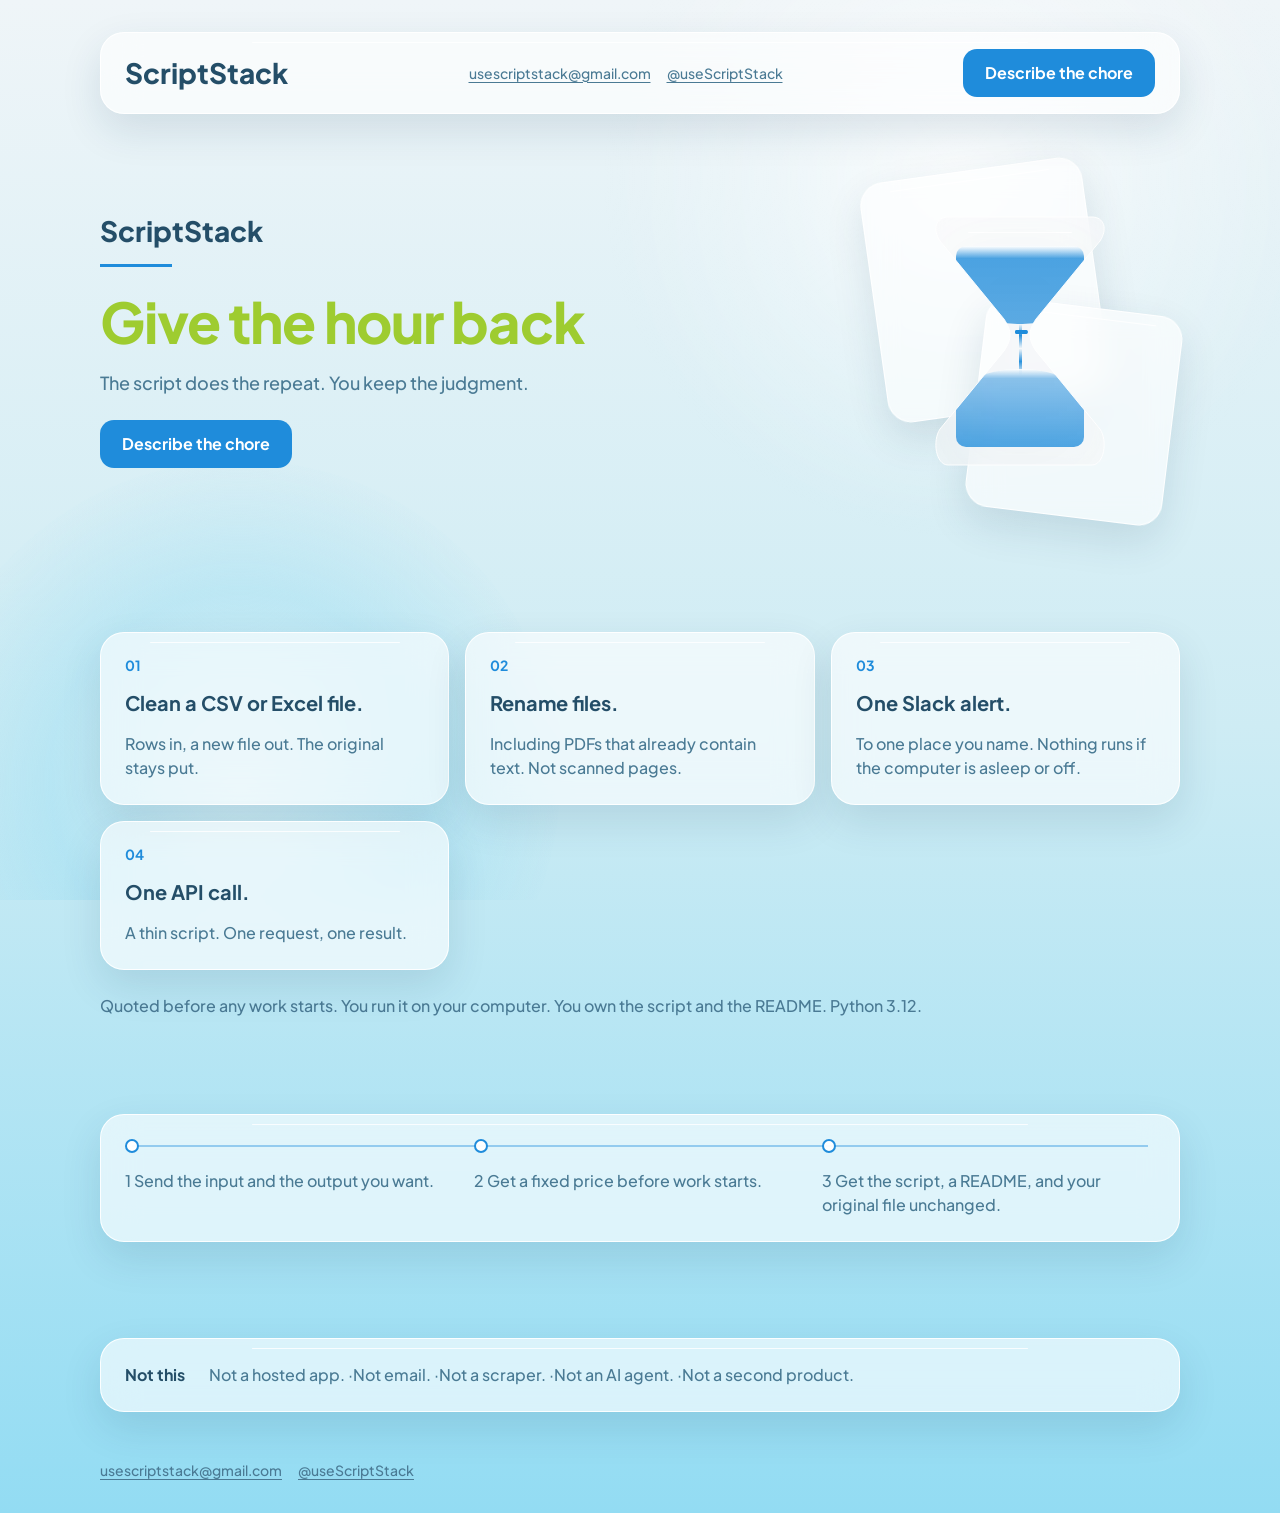
<file: index.html>
<!DOCTYPE html>
<html lang="en">
<head>
  <meta charset="utf-8">
  <meta name="viewport" content="width=device-width, initial-scale=1">
  <title>ScriptStack</title>
  <link rel="preconnect" href="https://fonts.googleapis.com">
  <link rel="preconnect" href="https://fonts.gstatic.com" crossorigin>
  <link href="https://fonts.googleapis.com/css2?family=Plus+Jakarta+Sans:wght@500..800&display=swap" rel="stylesheet">
  <link rel="stylesheet" href="styles.css">
</head>
<body>
  <div class="sky" aria-hidden="true">
    <div class="shine shine-a"></div>
    <div class="shine shine-b"></div>
  </div>

  <header class="site-header">
    <div class="site-header-bar glass wrap">
      <p class="wordmark">ScriptStack</p>
      <nav class="header-links">
        <a href="mailto:usescriptstack@gmail.com">usescriptstack@gmail.com</a>
        <a href="https://x.com/useScriptStack">@useScriptStack</a>
      </nav>
      <a class="button" href="contact.html">Describe the chore</a>
    </div>
  </header>

  <div class="page">
    <section class="hero wrap">
      <div class="hero-copy">
        <p class="wordmark">ScriptStack</p>
        <div class="rule" aria-hidden="true"></div>
        <h1>Give the hour back</h1>
        <p class="subline">The script does the repeat. You keep the judgment.</p>
        <a class="button" href="contact.html">Describe the chore</a>
      </div>

      <div class="hero-visual" aria-hidden="true">
        <div class="plate plate-far glass"></div>
        <div class="plate plate-near glass"></div>
        <div class="hourglass">
          <div class="hourglass-glass">
            <div class="sand">
              <div class="sand-upper"></div>
              <div class="sand-stream"></div>
              <div class="sand-lower"></div>
              <span class="grain"></span>
              <span class="grain"></span>
              <span class="grain"></span>
              <span class="grain"></span>
              <span class="grain"></span>
              <span class="grain"></span>
              <span class="grain"></span>
              <span class="grain"></span>
              <span class="grain"></span>
              <span class="grain"></span>
              <span class="grain"></span>
              <span class="grain"></span>
              <span class="grain"></span>
              <span class="grain"></span>
              <span class="grain"></span>
              <span class="grain"></span>
              <span class="grain"></span>
              <span class="grain"></span>
            </div>
          </div>
          <svg class="hourglass-edge" viewBox="0 0 200 280" focusable="false">
            <path d="M28 16H172C184 16 188 28 180 40L116 118C108 130 108 138 116 150L180 228C188 240 184 264 172 264H28C16 264 12 240 20 228L84 150C92 138 92 130 84 118L20 40C12 28 16 16 28 16Z"/>
          </svg>
        </div>
      </div>
    </section>

    <main>
      <section class="offers wrap" aria-label="Offers">
        <ul class="cards">
          <li class="card">
            <div class="card-panel glass">
              <p class="numeral">01</p>
              <p class="card-title">Clean a CSV or Excel file.</p>
              <p class="card-body">Rows in, a new file out. The original stays put.</p>
            </div>
          </li>
          <li class="card">
            <div class="card-panel glass">
              <p class="numeral">02</p>
              <p class="card-title">Rename files.</p>
              <p class="card-body">Including PDFs that already contain text. Not scanned pages.</p>
            </div>
          </li>
          <li class="card">
            <div class="card-panel glass">
              <p class="numeral">03</p>
              <p class="card-title">One Slack alert.</p>
              <p class="card-body">To one place you name. Nothing runs if the computer is asleep or off.</p>
            </div>
          </li>
          <li class="card">
            <div class="card-panel glass">
              <p class="numeral">04</p>
              <p class="card-title">One API call.</p>
              <p class="card-body">A thin script. One request, one result.</p>
            </div>
          </li>
        </ul>
        <p class="note">Quoted before any work starts. You run it on your computer. You own the script and the README. Python 3.12.</p>
      </section>

      <section class="step-block wrap" aria-label="Steps">
        <div class="step-rail glass">
          <ul class="steps">
            <li class="step">
              <span class="step-node" aria-hidden="true"></span>
              <p>1 Send the input and the output you want.</p>
            </li>
            <li class="step">
              <span class="step-node" aria-hidden="true"></span>
              <p>2 Get a fixed price before work starts.</p>
            </li>
            <li class="step">
              <span class="step-node" aria-hidden="true"></span>
              <p>3 Get the script, a README, and your original file unchanged.</p>
            </li>
          </ul>
        </div>
      </section>

      <section class="limit-block wrap" aria-label="Not this">
        <div class="not-this glass">
          <p class="not-label">Not this</p>
          <p class="phrases">
            <span>Not a hosted app.<span class="mid" aria-hidden="true"> · </span></span><span>Not email.<span class="mid" aria-hidden="true"> · </span></span><span>Not a scraper.<span class="mid" aria-hidden="true"> · </span></span><span>Not an AI agent.<span class="mid" aria-hidden="true"> · </span></span><span>Not a second product.</span>
          </p>
        </div>
      </section>
    </main>

    <footer class="site-footer wrap">
      <a href="mailto:usescriptstack@gmail.com">usescriptstack@gmail.com</a>
      <a href="https://x.com/useScriptStack">@useScriptStack</a>
    </footer>
  </div>

  <svg class="svg-defs" width="0" height="0" aria-hidden="true" focusable="false">
    <defs>
      <clipPath id="hourglass-clip" clipPathUnits="objectBoundingBox">
        <path d="M0.14 0.05714H0.86C0.92 0.05714 0.94 0.1 0.9 0.14286L0.58 0.42143C0.54 0.46429 0.54 0.49286 0.58 0.53571L0.9 0.81429C0.94 0.85714 0.92 0.94286 0.86 0.94286H0.14C0.08 0.94286 0.06 0.85714 0.1 0.81429L0.42 0.53571C0.46 0.49286 0.46 0.46429 0.42 0.42143L0.1 0.14286C0.06 0.1 0.08 0.05714 0.14 0.05714Z"/>
      </clipPath>
    </defs>
  </svg>
</body>
</html>
</file>
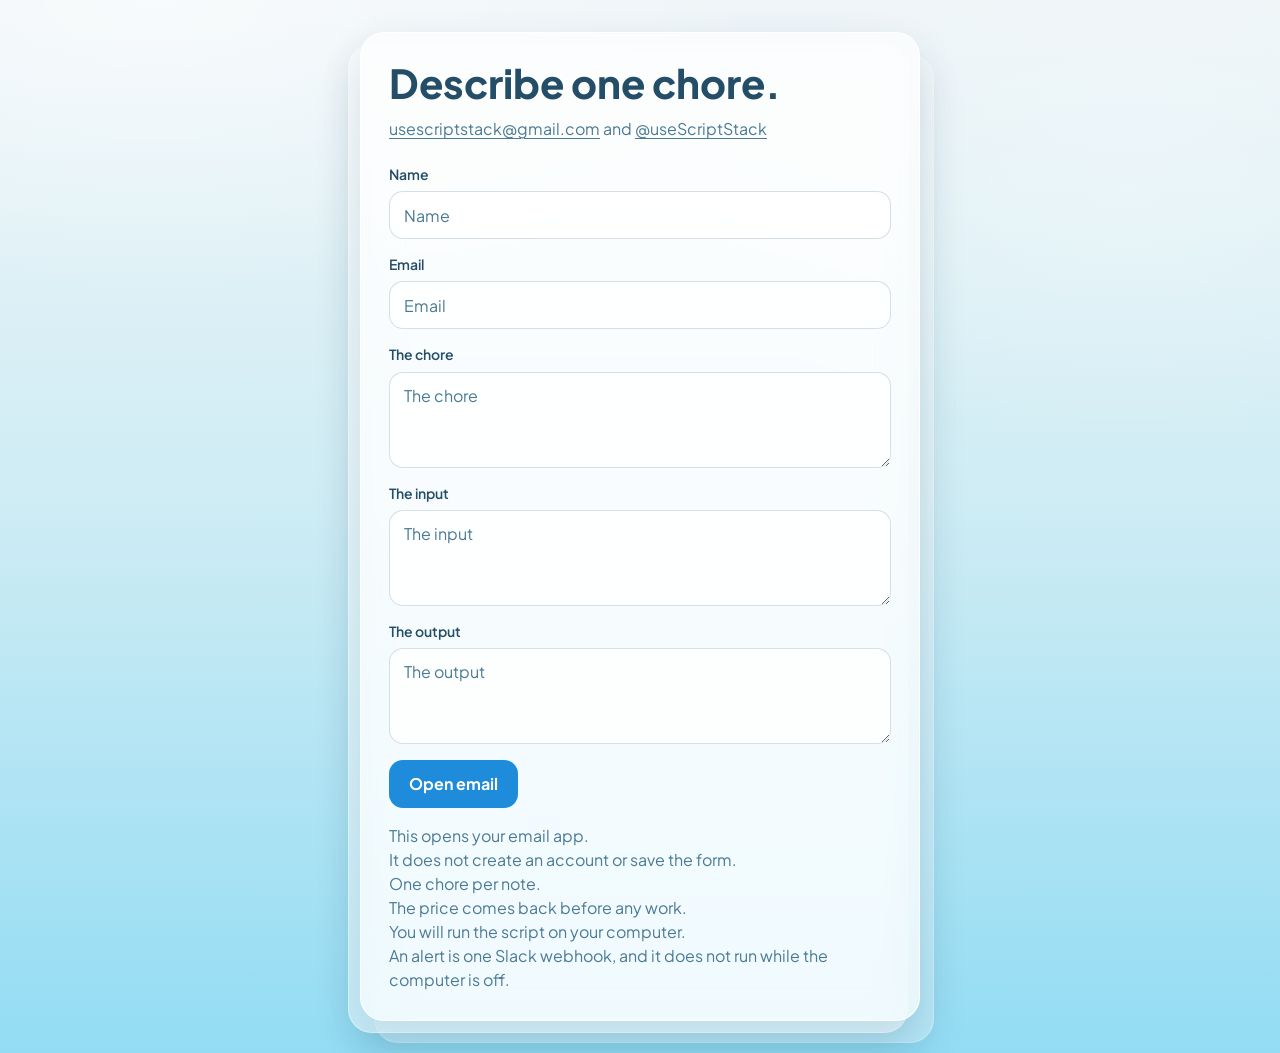
<file: contact.html>
<!DOCTYPE html>
<html lang="en">
<head>
  <meta charset="utf-8">
  <meta name="viewport" content="width=device-width, initial-scale=1">
  <meta name="color-scheme" content="light">
  <title>Describe one chore</title>
  <link rel="preconnect" href="https://fonts.googleapis.com">
  <link rel="preconnect" href="https://fonts.gstatic.com" crossorigin>
  <link href="https://fonts.googleapis.com/css2?family=Plus+Jakarta+Sans:wght@400..800&display=swap" rel="stylesheet">
  <style>
    :root {
      color-scheme: light;
    }

    *,
    *::before,
    *::after {
      box-sizing: border-box;
    }

    html {
      min-height: 100%;
    }

    body {
      margin: 0;
      min-height: 100vh;
      padding: 20px;
      font-family: "Plus Jakarta Sans", "Segoe UI", sans-serif;
      font-size: 16px;
      font-weight: 400;
      line-height: 1.5;
      color: #244E68;
      background-color: #EFF5F8;
      background-image:
        radial-gradient(ellipse 68% 42% at 12% 0%, rgba(255,255,255,0.55), rgba(255,255,255,0) 70%),
        radial-gradient(ellipse 52% 36% at 88% 18%, rgba(255,255,255,0.28), rgba(255,255,255,0) 68%),
        linear-gradient(to bottom, #EFF5F8, #CEECF4 48%, #93DCF3);
      background-repeat: no-repeat;
    }

    @media (min-width: 768px) {
      body {
        padding: 32px;
      }
    }

    .stage {
      position: relative;
      max-width: 560px;
      margin: 0 auto;
    }

    .glass {
      position: relative;
      background: rgba(255,255,255,0.62);
      border: 1px solid rgba(255,255,255,0.9);
      border-radius: 24px;
      backdrop-filter: blur(18px);
      -webkit-backdrop-filter: blur(18px);
      box-shadow: 0 16px 40px rgba(20,60,90,0.12);
      overflow: hidden;
    }

    .glass::before {
      content: "";
      position: absolute;
      z-index: 1;
      top: 1px;
      left: 12%;
      right: 18%;
      height: 2px;
      border-radius: 2px;
      background: linear-gradient(90deg, rgba(255,255,255,0), rgba(255,255,255,0.5), rgba(255,255,255,0));
      pointer-events: none;
    }

    .plate {
      position: absolute;
      inset: 0;
      pointer-events: none;
    }

    .plate-far {
      z-index: 0;
      opacity: 0.5;
      transform: translate(14px, 22px);
    }

    .plate-near {
      z-index: 1;
      opacity: 0.74;
      transform: translate(-12px, 12px);
    }

    .panel {
      z-index: 2;
      padding: 28px;
    }

    h1 {
      margin: 0;
      font-size: 40px;
      font-weight: 760;
      line-height: 1.1;
      color: #244E68;
    }

    .reach {
      margin: 12px 0 0;
      font-size: 16px;
      line-height: 1.5;
      color: #4A7A94;
    }

    .reach a {
      color: #4A7A94;
      text-decoration-thickness: 1px;
      text-underline-offset: 3px;
    }

    .reach a:hover {
      color: #1F8CDB;
    }

    a:focus-visible,
    button:focus-visible {
      outline: 3px solid #244E68;
      outline-offset: 3px;
    }

    .stack {
      display: flex;
      flex-direction: column;
      gap: 16px;
      margin: 24px 0 0;
    }

    .field {
      display: flex;
      flex-direction: column;
      gap: 8px;
    }

    label {
      font-size: 14px;
      font-weight: 600;
      line-height: 1.3;
      color: #244E68;
    }

    input,
    textarea {
      width: 100%;
      margin: 0;
      padding: 0 14px;
      height: 48px;
      border-radius: 14px;
      font-family: inherit;
      font-size: 16px;
      font-weight: 400;
      line-height: 1.4;
      color: #244E68;
      background: rgba(255,255,255,0.8);
      border: 1px solid rgba(36,78,104,0.18);
      appearance: none;
    }

    textarea {
      height: auto;
      min-height: 96px;
      padding: 12px 14px;
      resize: vertical;
    }

    input::placeholder,
    textarea::placeholder {
      color: #4A7A94;
      opacity: 1;
    }

    input:focus,
    textarea:focus {
      outline: none;
      border-color: #1F8CDB;
      box-shadow: 0 0 0 3px rgba(31,140,219,0.25);
    }

    input:-webkit-autofill,
    input:-webkit-autofill:hover,
    input:-webkit-autofill:focus,
    textarea:-webkit-autofill,
    textarea:-webkit-autofill:hover,
    textarea:-webkit-autofill:focus {
      -webkit-text-fill-color: #244E68;
      caret-color: #244E68;
      transition: background-color 9999s ease-out;
      box-shadow: 0 0 0 1000px rgba(255,255,255,0.8) inset;
    }

    input:-webkit-autofill:focus,
    textarea:-webkit-autofill:focus {
      border-color: #1F8CDB;
      box-shadow:
        0 0 0 1000px rgba(255,255,255,0.8) inset,
        0 0 0 3px rgba(31,140,219,0.25);
    }

    .submit {
      display: inline-flex;
      align-items: center;
      justify-content: center;
      width: 100%;
      height: 48px;
      padding: 0 20px;
      border: 0;
      border-radius: 14px;
      background: #1F8CDB;
      color: #FFFFFF;
      font-family: inherit;
      font-size: 16px;
      font-weight: 700;
      line-height: 1;
      cursor: pointer;
    }

    .submit:hover {
      background: #1877BD;
    }

    @media (min-width: 768px) {
      .submit {
        width: auto;
        align-self: flex-start;
      }
    }

    .notes {
      margin: 16px 0 0;
      font-size: 16px;
      line-height: 1.5;
      color: #4A7A94;
    }
  </style>
</head>
<body>
  <div class="stage">
    <div class="glass plate plate-far" aria-hidden="true"></div>
    <div class="glass plate plate-near" aria-hidden="true"></div>
    <main class="panel glass">
    <h1>Describe one chore.</h1>
    <p class="reach">
      <a href="mailto:usescriptstack@gmail.com">usescriptstack@gmail.com</a>
      and
      <a href="https://x.com/useScriptStack">@useScriptStack</a>
    </p>
    <form id="chore-form" class="stack" method="post" action="mailto:usescriptstack@gmail.com" novalidate>
      <div class="field">
        <label for="name">Name</label>
        <input id="name" name="name" type="text" autocomplete="name" placeholder="Name">
      </div>
      <div class="field">
        <label for="email">Email</label>
        <input id="email" name="email" type="email" autocomplete="email" inputmode="email" placeholder="Email">
      </div>
      <div class="field">
        <label for="chore">The chore</label>
        <textarea id="chore" name="chore" placeholder="The chore"></textarea>
      </div>
      <div class="field">
        <label for="the-input">The input</label>
        <textarea id="the-input" name="input" placeholder="The input"></textarea>
      </div>
      <div class="field">
        <label for="the-output">The output</label>
        <textarea id="the-output" name="output" placeholder="The output"></textarea>
      </div>
      <button class="submit" type="submit">Open email</button>
    </form>
    <p class="notes">
      This opens your email app.<br>
      It does not create an account or save the form.<br>
      One chore per note.<br>
      The price comes back before any work.<br>
      You will run the script on your computer.<br>
      An alert is one Slack webhook, and it does not run while the computer is off.
    </p>
  </main>
  </div>
  <script>
    (function () {
      var form = document.getElementById("chore-form");

      function fieldValue(id) {
        return document.getElementById(id).value;
      }

      function mailtoForForm() {
        var body = [
          "Name: " + fieldValue("name"),
          "Email: " + fieldValue("email"),
          "Chore: " + fieldValue("chore"),
          "Input: " + fieldValue("the-input"),
          "Output: " + fieldValue("the-output")
        ].join("\n");

        return "mailto:usescriptstack@gmail.com?subject=" +
          encodeURIComponent("ScriptStack chore") +
          "&body=" +
          encodeURIComponent(body);
      }

      form.addEventListener("submit", function (event) {
        event.preventDefault();
        var mailtoUrl = mailtoForForm();
        try {
          window.location.href = mailtoUrl;
        } catch (error) {
          return;
        }
      });
    }());
  </script>
</body>
</html>
</file>
<file: styles.css>
*,
*::before,
*::after {
  box-sizing: border-box;
}

html {
  color-scheme: light;
}

body {
  margin: 0;
  min-height: 100vh;
  padding: 0;
  font-family: "Plus Jakarta Sans", "Segoe UI", sans-serif;
  font-size: 16px;
  font-weight: 500;
  line-height: 1.5;
  color: #244E68;
  background: linear-gradient(to bottom, #EFF5F8, #CEECF4 48%, #93DCF3);
}

p,
ul {
  margin: 0;
  padding: 0;
}

a {
  color: inherit;
}

.wrap {
  width: 100%;
  max-width: 1080px;
  margin-left: auto;
  margin-right: auto;
}

.sky {
  position: fixed;
  inset: 0;
  z-index: 0;
  overflow: hidden;
  pointer-events: none;
}

.shine {
  position: absolute;
  display: block;
  border-radius: 50%;
  pointer-events: none;
}

.shine-a {
  width: 92vw;
  height: 92vw;
  max-width: 880px;
  max-height: 880px;
  top: -28vw;
  right: -24vw;
  background: radial-gradient(circle, rgba(255,255,255,0.78) 0%, rgba(255,255,255,0.28) 36%, rgba(255,255,255,0) 70%);
}

.shine-b {
  width: 84vw;
  height: 84vw;
  max-width: 760px;
  max-height: 760px;
  bottom: -30vw;
  left: -22vw;
  background: radial-gradient(circle, rgba(206,236,244,0.95) 0%, rgba(147,220,243,0.35) 42%, rgba(147,220,243,0) 72%);
}

.site-header,
.page {
  position: relative;
  z-index: 1;
}

.site-header {
  position: sticky;
  top: 0;
  z-index: 20;
  padding: 20px 20px 0;
  pointer-events: none;
}

.site-header-bar {
  display: flex;
  flex-wrap: wrap;
  align-items: center;
  justify-content: space-between;
  gap: 16px;
  padding: 16px 24px;
  pointer-events: auto;
}

.site-header-bar > * {
  position: relative;
  z-index: 1;
}

.header-links {
  display: flex;
  flex-wrap: wrap;
  align-items: center;
  gap: 8px 16px;
  font-size: 14px;
  font-weight: 500;
  line-height: 1.5;
}

.header-links a {
  color: #4A7A94;
  text-decoration-thickness: 1px;
  text-underline-offset: 3px;
}

.header-links a:visited {
  color: #4A7A94;
}

.header-links a:hover {
  color: #244E68;
}

.page {
  padding: 20px;
}

main {
  display: flex;
  flex-direction: column;
  gap: 64px;
  margin-top: 64px;
}

.glass {
  position: relative;
  background: rgba(255,255,255,0.62);
  border: 1px solid rgba(255,255,255,0.9);
  border-radius: 24px;
  backdrop-filter: blur(18px);
  -webkit-backdrop-filter: blur(18px);
  box-shadow: 0 16px 40px rgba(20,60,90,0.12);
}

.glass::before,
.hourglass-glass::before {
  content: "";
  position: absolute;
  z-index: 4;
  top: 9px;
  left: 14%;
  right: 14%;
  height: 1px;
  border-radius: 1px;
  background: rgba(255,255,255,0.82);
  pointer-events: none;
}

.hero {
  display: grid;
  grid-template-columns: 1fr;
  gap: 32px;
  align-items: center;
}

.hero-copy {
  display: flex;
  flex-direction: column;
  align-items: flex-start;
  min-width: 0;
  position: relative;
  z-index: 2;
}

.wordmark {
  margin: 0;
  font-size: 28px;
  font-weight: 760;
  line-height: 1.2;
  color: #244E68;
}

.rule {
  width: 72px;
  height: 3px;
  margin-top: 16px;
  background: #1F8CDB;
}

h1 {
  margin: 24px 0 0;
  font-size: 40px;
  font-weight: 760;
  line-height: 1.1;
  letter-spacing: -0.02em;
  color: #9ECC30;
  text-wrap: balance;
}

.subline {
  margin-top: 16px;
  max-width: 28em;
  font-size: 18px;
  font-weight: 500;
  line-height: 1.5;
  color: #4A7A94;
}

.button {
  display: inline-flex;
  align-items: center;
  justify-content: center;
  width: 100%;
  height: 48px;
  margin-top: 0;
  padding: 0 22px;
  border: 0;
  border-radius: 14px;
  background: #1F8CDB;
  color: #FFFFFF;
  font-family: inherit;
  font-size: 16px;
  font-weight: 700;
  line-height: 1;
  text-align: center;
  text-decoration: none;
  white-space: nowrap;
}

.hero .button {
  margin-top: 24px;
}

.button:visited {
  color: #FFFFFF;
}

.button:hover,
.button:active {
  background: #1877BD;
}

.hero-visual {
  position: relative;
  width: min(100%, 260px);
  height: 320px;
  margin-inline: auto;
}

.plate {
  position: absolute;
  display: block;
}

.plate-far {
  z-index: 1;
  width: 74%;
  height: 64%;
  left: 2%;
  top: 5%;
  transform: rotate(-7deg);
}

.plate-near {
  z-index: 2;
  width: 66%;
  height: 56%;
  right: 1%;
  bottom: 4%;
  transform: rotate(6deg);
}

.hourglass {
  position: absolute;
  z-index: 3;
  left: 50%;
  top: 50%;
  width: 168px;
  aspect-ratio: 200 / 280;
  transform: translate(-50%, -50%);
}

.hourglass-glass {
  position: absolute;
  inset: 0;
  background: rgba(255,255,255,0.62);
  border-radius: 24px;
  backdrop-filter: blur(18px);
  -webkit-backdrop-filter: blur(18px);
  filter: drop-shadow(0 16px 40px rgba(20,60,90,0.12));
  clip-path: polygon(
    14% 5.7%,
    86% 5.7%,
    90% 14.3%,
    58% 42.1%,
    58% 53.6%,
    90% 81.4%,
    86% 94.3%,
    14% 94.3%,
    10% 81.4%,
    42% 53.6%,
    42% 42.1%,
    10% 14.3%
  );
  clip-path: url("#hourglass-clip");
}

.hourglass-glass::before {
  top: 11%;
  left: 24%;
  right: 24%;
}

.hourglass-edge {
  position: absolute;
  z-index: 5;
  inset: 0;
  width: 100%;
  height: 100%;
  overflow: visible;
  pointer-events: none;
}

.hourglass-edge path {
  fill: none;
  stroke: rgba(255,255,255,0.9);
  stroke-width: 1;
  vector-effect: non-scaling-stroke;
}

.sand {
  position: absolute;
  inset: 0;
  z-index: 1;
  pointer-events: none;
}

.sand-upper,
.sand-lower,
.sand-stream,
.grain {
  position: absolute;
  display: block;
}

.sand-upper {
  left: 18%;
  right: 18%;
  top: 16%;
  height: 28%;
  border-radius: 10px 10px 48% 48%;
  background: linear-gradient(to bottom, rgba(255,255,255,0.92) 0%, rgba(31,140,219,0.8) 16%, rgba(31,140,219,0.72) 100%);
  transform-origin: center top;
  animation: upper-sand 8s linear infinite;
}

.sand-lower {
  left: 18%;
  right: 18%;
  bottom: 12%;
  height: 28%;
  border-radius: 48% 48% 10px 10px;
  background: linear-gradient(to bottom, rgba(255,255,255,0.92) 0%, rgba(31,140,219,0.5) 12%, rgba(31,140,219,0.78) 100%);
  transform-origin: center bottom;
  animation: lower-sand 8s linear infinite;
}

.sand-stream {
  top: 44%;
  left: 50%;
  width: 3px;
  height: 18%;
  margin-left: -1.5px;
  background-image: linear-gradient(
    to bottom,
    rgba(31,140,219,0) 0%,
    rgba(31,140,219,0.95) 16%,
    rgba(31,140,219,0) 34%,
    rgba(31,140,219,0.95) 52%,
    rgba(31,140,219,0) 70%,
    rgba(31,140,219,0.95) 88%,
    rgba(31,140,219,0) 100%
  );
  background-size: 100% 72px;
  background-repeat: repeat-y;
  animation: stream-run 8s linear infinite;
}

.grain {
  top: 46%;
  left: 50%;
  width: 4px;
  height: 4px;
  margin-left: -2px;
  border-radius: 50%;
  background: #1F8CDB;
  animation: grain-fall 8s linear infinite;
}

.grain:nth-of-type(1) {
  animation-delay: 0s;
  margin-left: -2px;
}

.grain:nth-of-type(2) {
  animation-delay: -0.44s;
  margin-left: 1px;
}

.grain:nth-of-type(3) {
  animation-delay: -0.88s;
  margin-left: -5px;
}

.grain:nth-of-type(4) {
  animation-delay: -1.32s;
  margin-left: 3px;
}

.grain:nth-of-type(5) {
  animation-delay: -1.76s;
  margin-left: -1px;
}

.grain:nth-of-type(6) {
  animation-delay: -2.2s;
  margin-left: 2px;
}

.grain:nth-of-type(7) {
  animation-delay: -2.64s;
  margin-left: -4px;
}

.grain:nth-of-type(8) {
  animation-delay: -3.08s;
  margin-left: 0px;
}

.grain:nth-of-type(9) {
  animation-delay: -3.52s;
  margin-left: -3px;
}

.grain:nth-of-type(10) {
  animation-delay: -3.96s;
  margin-left: 3px;
}

.grain:nth-of-type(11) {
  animation-delay: -4.4s;
  margin-left: -2px;
}

.grain:nth-of-type(12) {
  animation-delay: -4.84s;
  margin-left: 1px;
}

.grain:nth-of-type(13) {
  animation-delay: -5.28s;
  margin-left: -5px;
}

.grain:nth-of-type(14) {
  animation-delay: -5.72s;
  margin-left: 2px;
}

.grain:nth-of-type(15) {
  animation-delay: -6.16s;
  margin-left: -1px;
}

.grain:nth-of-type(16) {
  animation-delay: -6.6s;
  margin-left: 4px;
}

.grain:nth-of-type(17) {
  animation-delay: -7.04s;
  margin-left: -3px;
}

.grain:nth-of-type(18) {
  animation-delay: -7.48s;
  margin-left: 0px;
}

@keyframes upper-sand {
  0% {
    transform: scaleY(1);
    opacity: 1;
  }

  78% {
    transform: scaleY(0.12);
    opacity: 1;
  }

  88% {
    transform: scaleY(0.12);
    opacity: 0;
  }

  94% {
    transform: scaleY(1);
    opacity: 0;
  }

  100% {
    transform: scaleY(1);
    opacity: 1;
  }
}

@keyframes lower-sand {
  0% {
    transform: scaleY(0.12);
    opacity: 1;
  }

  78% {
    transform: scaleY(1);
    opacity: 1;
  }

  88% {
    transform: scaleY(1);
    opacity: 0;
  }

  94% {
    transform: scaleY(0.12);
    opacity: 0;
  }

  100% {
    transform: scaleY(0.12);
    opacity: 1;
  }
}

@keyframes stream-run {
  0% {
    opacity: 0;
    background-position: 0 -40%;
  }

  8% {
    opacity: 1;
    background-position: 0 -10%;
  }

  78% {
    opacity: 1;
    background-position: 0 160%;
  }

  88% {
    opacity: 0;
    background-position: 0 180%;
  }

  100% {
    opacity: 0;
    background-position: 0 180%;
  }
}

@keyframes grain-fall {
  0%,
  6% {
    top: 46%;
    opacity: 0;
  }

  12% {
    top: 50%;
    opacity: 1;
  }

  30% {
    top: 76%;
    opacity: 1;
  }

  36%,
  100% {
    top: 78%;
    opacity: 0;
  }
}

.cards {
  list-style: none;
  display: grid;
  grid-template-columns: 1fr;
  gap: 16px;
}

.card {
  display: flex;
  min-width: 0;
  transition: transform 160ms ease;
}

.card-panel {
  display: flex;
  flex-direction: column;
  align-items: flex-start;
  gap: 16px;
  width: 100%;
  height: 100%;
  padding: 24px;
  transition: box-shadow 160ms ease;
}

.card-panel > * {
  position: relative;
  z-index: 1;
}

.card:hover {
  transform: translateY(-2px);
}

.card:hover .card-panel {
  box-shadow:
    inset 0 1px 0 rgba(255,255,255,0.78),
    0 20px 44px rgba(20,60,90,0.16);
}

.numeral {
  font-size: 14px;
  font-weight: 700;
  line-height: 1.2;
  color: #1F8CDB;
}

.card-title {
  font-size: 20px;
  font-weight: 700;
  line-height: 1.3;
  color: #244E68;
}

.card-body {
  font-size: 16px;
  font-weight: 500;
  line-height: 1.5;
  color: #4A7A94;
}

.note {
  margin-top: 24px;
  font-size: 16px;
  font-weight: 500;
  line-height: 1.5;
  color: #4A7A94;
}

.step-rail {
  padding: 24px;
}

.step-rail > * {
  position: relative;
  z-index: 1;
}

.steps {
  position: relative;
  list-style: none;
  display: flex;
  flex-direction: column;
  margin: 0;
  padding: 0;
}

.step {
  position: relative;
  display: grid;
  grid-template-columns: 28px minmax(0, 1fr);
  column-gap: 16px;
  align-items: start;
  padding: 14px 0;
  color: #4A7A94;
  font-size: 16px;
  font-weight: 500;
  line-height: 1.5;
}

.step p {
  margin: 0;
  font-size: 16px;
  font-weight: 500;
  line-height: 1.5;
  color: #4A7A94;
}

.step-node {
  display: block;
  width: 14px;
  height: 14px;
  margin-top: 5px;
  margin-left: 6px;
  border: 2px solid #1F8CDB;
  border-radius: 50%;
  background: rgba(255,255,255,0.95);
  position: relative;
  z-index: 1;
}

.step::after {
  content: "";
  position: absolute;
  left: 12px;
  top: 0;
  bottom: 0;
  width: 2px;
  background: rgba(31,140,219,0.4);
  z-index: 0;
}

.step:first-child::after {
  top: 26px;
}

.step:last-child::after {
  bottom: calc(100% - 26px);
}

.not-this {
  display: flex;
  flex-wrap: wrap;
  align-items: baseline;
  gap: 16px 24px;
  padding: 24px;
}

.not-this > * {
  position: relative;
  z-index: 1;
}

.not-label {
  font-size: 16px;
  font-weight: 700;
  line-height: 1.5;
  color: #244E68;
}

.phrases {
  flex: 1 1 16em;
  font-size: 16px;
  font-weight: 500;
  line-height: 1.5;
  color: #4A7A94;
}

.phrases > span {
  display: inline-block;
  white-space: nowrap;
}

.site-footer {
  display: flex;
  flex-wrap: wrap;
  gap: 16px;
  margin-top: 48px;
  font-size: 14px;
  font-weight: 500;
  line-height: 1.5;
  color: #4A7A94;
}

.site-footer a {
  color: #4A7A94;
  text-decoration-thickness: 1px;
  text-underline-offset: 3px;
}

.site-footer a:visited {
  color: #4A7A94;
}

.site-footer a:hover {
  color: #244E68;
}

.svg-defs {
  position: absolute;
  width: 0;
  height: 0;
  overflow: hidden;
}

a:focus-visible {
  outline: 2px solid #1F8CDB;
  outline-offset: 3px;
}

@media (prefers-reduced-motion: reduce) {
  .card,
  .card-panel {
    transition: none;
  }

  .sand-upper,
  .sand-lower,
  .sand-stream,
  .grain {
    animation: none;
  }

  .sand-upper {
    transform: scaleY(0.62);
    opacity: 1;
  }

  .sand-lower {
    transform: scaleY(0.5);
    opacity: 1;
  }

  .sand-stream {
    opacity: 0.85;
    background-position: 0 20%;
  }

  .grain {
    opacity: 0;
  }
}

@media (min-width: 768px) {
  .site-header {
    padding: 32px 32px 0;
  }

  .page {
    padding: 32px;
  }

  h1 {
    font-size: 56px;
  }

  .button {
    width: auto;
  }

  .shine-a {
    width: 640px;
    height: 640px;
    top: -160px;
    right: -80px;
  }

  .shine-b {
    width: 560px;
    height: 560px;
    bottom: -180px;
    left: -120px;
  }
}

@media (min-width: 900px) {
  main {
    gap: 96px;
    margin-top: 96px;
  }

  .hero {
    grid-template-columns: minmax(0, 1fr) auto;
    gap: 48px;
  }

  .hero-visual {
    width: 320px;
    height: 390px;
    margin-inline: 0;
  }

  .plate-far {
    width: 70%;
    height: 62%;
    left: 4%;
    top: 6%;
    transform: rotate(-8deg);
  }

  .plate-near {
    width: 62%;
    height: 54%;
    right: 2%;
    bottom: 5%;
    transform: rotate(7deg);
  }

  .hourglass {
    width: 200px;
  }

  .cards {
    grid-template-columns: repeat(3, minmax(0, 1fr));
  }

  .steps {
    display: grid;
    grid-template-columns: repeat(3, minmax(0, 1fr));
    column-gap: 16px;
    align-items: start;
  }

  .steps::before {
    content: "";
    position: absolute;
    z-index: 0;
    top: 6px;
    left: 7px;
    right: 7px;
    height: 2px;
    background: rgba(31,140,219,0.4);
  }

  .step {
    grid-template-columns: 1fr;
    row-gap: 16px;
    padding: 0;
  }

  .step-node {
    margin-top: 0;
    margin-left: 0;
  }

  .step::after {
    content: none;
  }

  .shine-a {
    width: 720px;
    height: 720px;
    top: -180px;
    right: -40px;
  }

  .shine-b {
    width: 640px;
    height: 640px;
    left: -80px;
    bottom: -200px;
  }
}
</file>
